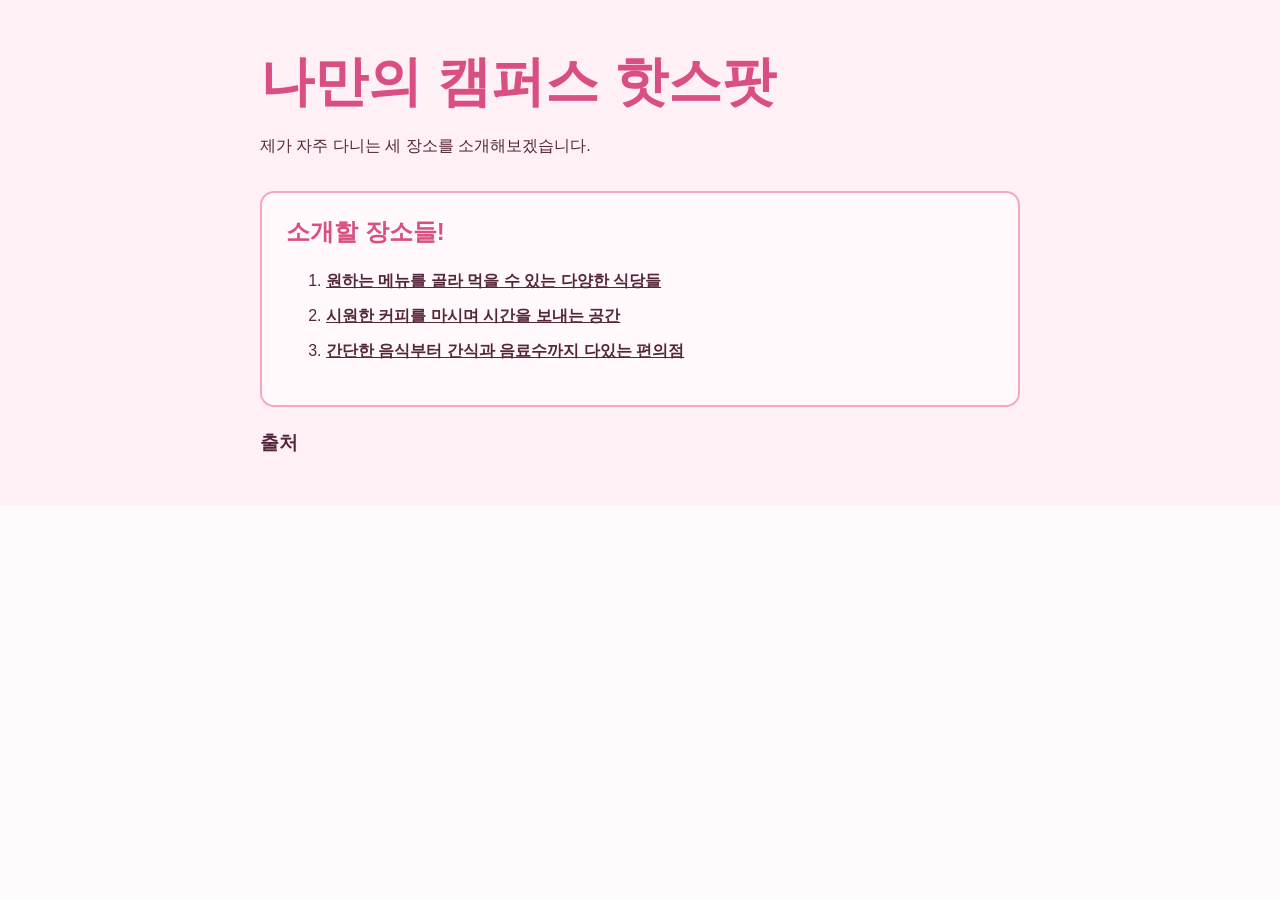
<file: index.html>
<!DOCTYPE html>
<html lang="en">
<head>
    <meta charset="UTF-8">
    <meta name="viewport" content="width=device-width, initial-scale=1.0">
    <title>Campus Hotspots</title>
        <link rel="stylesheet" href="styles.css?v=2">
</head>
<body class="page-home">
    <div class="page">
        <header>
            <h1>나만의 캠퍼스 핫스팟</h1>
            <p>제가 자주 다니는 세 장소를 소개해보겠습니다.</p>
        </header>

        <main>
            <section class="panel">
                <h2>소개할 장소들!</h2>
                <ol>
                    <li><a href="foodcourt.html">원하는 메뉴를 골라 먹을 수 있는 다양한 식당들</a></li>
                    <li><a href="cafe.html">시원한 커피를 마시며 시간을 보내는 공간</a></li>
                    <li><a href="shelter.html">간단한 음식부터 간식과 음료수까지 다있는 편의점</a></li>
                </ol>
            </section>

            <h3>출처</h3>
        </main>
    </div>
</body>
</html>
</file>
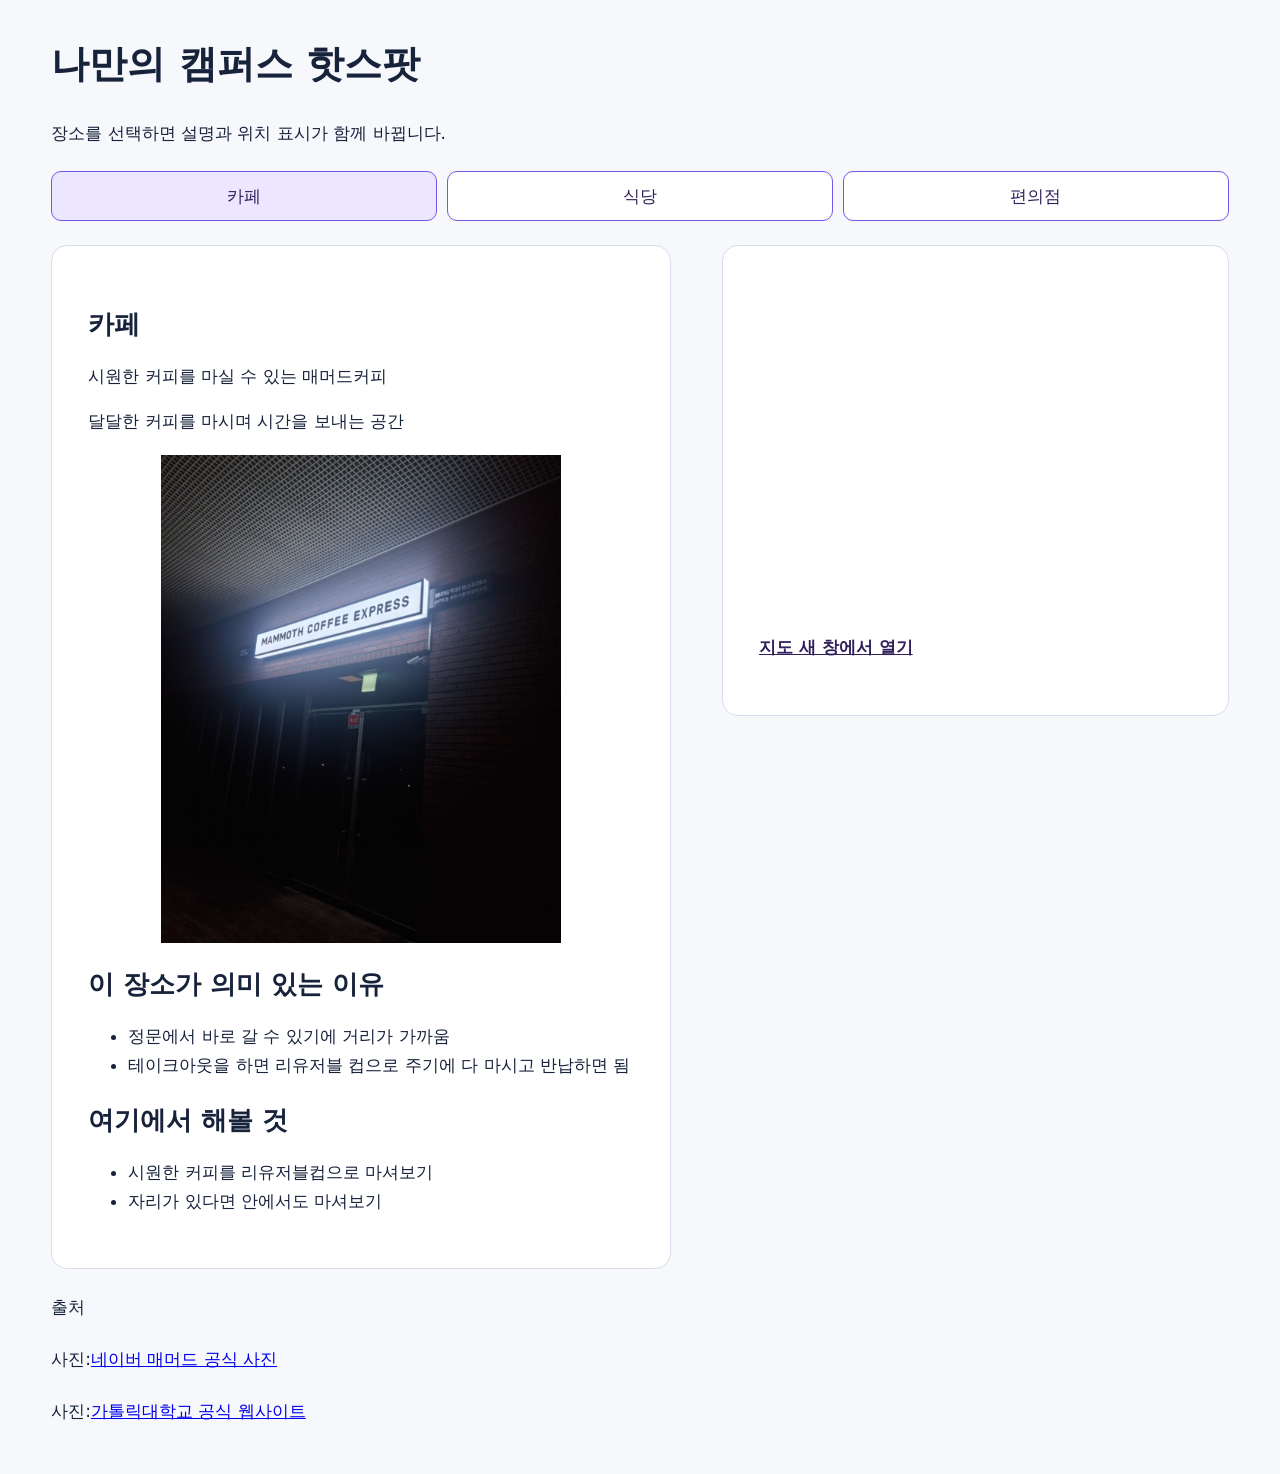
<file: week4/index.html>
<!doctype html>
<html lang="ko">
<head>
  <meta charset="utf-8">
  <meta name="viewport" content="width=device-width, initial-scale=1">
  <title>Campus Hotspots week4</title>
  <link rel="stylesheet" href="styles.css">
</head>
<body class="week4-page">
<h1>나만의 캠퍼스 핫스팟</h1>
<p>장소를 선택하면 설명과 위치 표시가 함께 바뀝니다.</p>
<nav id="buttons" aria-label="장소 선택"></nav>
<main class="content-layout">
<div class="place-content">
<section id="cafe" class="place">
<h2>카페</h2><p>시원한 커피를 마실 수 있는 매머드커피</p>
<p>달달한 커피를 마시며 시간을 보내는 공간</p>
<img src="images/cafe.jpeg" alt="햇빛이 들어오는 중앙도서관 창가 좌석" width="400" height="400">
<h2>이 장소가 의미 있는 이유</h2>
<ul>
<li>정문에서 바로 갈 수 있기에 거리가 가까움</li>
<li>테이크아웃을 하면 리유저블 컵으로 주기에 다 마시고 반납하면 됨</li>
</ul>

<h2>여기에서 해볼 것</h2>
<ul>
<li>시원한 커피를 리유저블컵으로 마셔보기</li>
<li>자리가 있다면 안에서도 마셔보기</li>
</ul>
</section>
<section id="foodcourt" class="place" hidden>
<h2>식당</h2><p>맛있는 음식을 먹을 수 있는 식당</p>
<img src="images/food.jpeg" alt="1층 식당에서 맛볼 수 있는 음식" width="400" height="400">
<p>다양한 메뉴가 있어서 내가 먹고 싶은 음식을 정할 수 있는 자유</p>
<h2>이 장소가 의미 있는 이유</h2>
<ul>
<li>매일 달라지는 메뉴로 지루함이 없이 먹을 수 있음</li>
<li>그리고 1층과 2층에 따로 운영해서 원하지 않는 메뉴가 있으면 다른 것을 고를 수도 있음</li>
</ul>

<h2>여기에서 해볼 것</h2>
<ul>
<li>1층에서는 음료나 디저트도 나오기에 먹어보기</li>
<li>2층에서 먹을 경우 부족하다면 플러스메뉴도 시켜서 먹어보기</li>
</ul>
</section>
<section id="shelter" class="place" hidden>
<h2>편의점</h2><p>없는 게 없는 편의점</p>
<p>필요한 것이 있거나 간단하게 먹을 것을 살 수 있는 공간</p>
<img src="images/market.jpeg" alt="편의점" width="400" height="400">
<h2>이 장소가 의미 있는 이유</h2>
<p>학교 안에서 가장 빠르게 갈 수 있는 편의점이면서 바로 옆이 식당이라서 앉을 공간이 많음</p>

<h2>여기에서 해볼 것</h2>
<ul>
<li>먹고 싶은 간식 사먹어보기</li>
<li>도시락, 빵, 김밥 등으로 간단하게 끼니 해결하기</li>
</ul>
</section>
 </div>
 <aside class="map-panel" aria-label="선택한 장소 지도">
<iframe id="map" title="선택 장소 google 지도" width="600" height="320" referrerpolicy="strict-origin-when-cross-origin" allowfullscreen></iframe>
<p><a id="map-link" target="_blank" rel="noopener">지도 새 창에서 열기</a></p>
</aside>
</main>
<p>출처</p>
<p>사진:<a href="https://naver.me/xF2N6zIf">네이버 매머드 공식 사진</a></p>
<p>사진:<a href="https://www.catholic.ac.kr/ko/campuslife/restaurant.do">가톨릭대학교 공식 웹사이트</a></p>
<script src="app.js" defer></script>
</body>
</html>
</file>
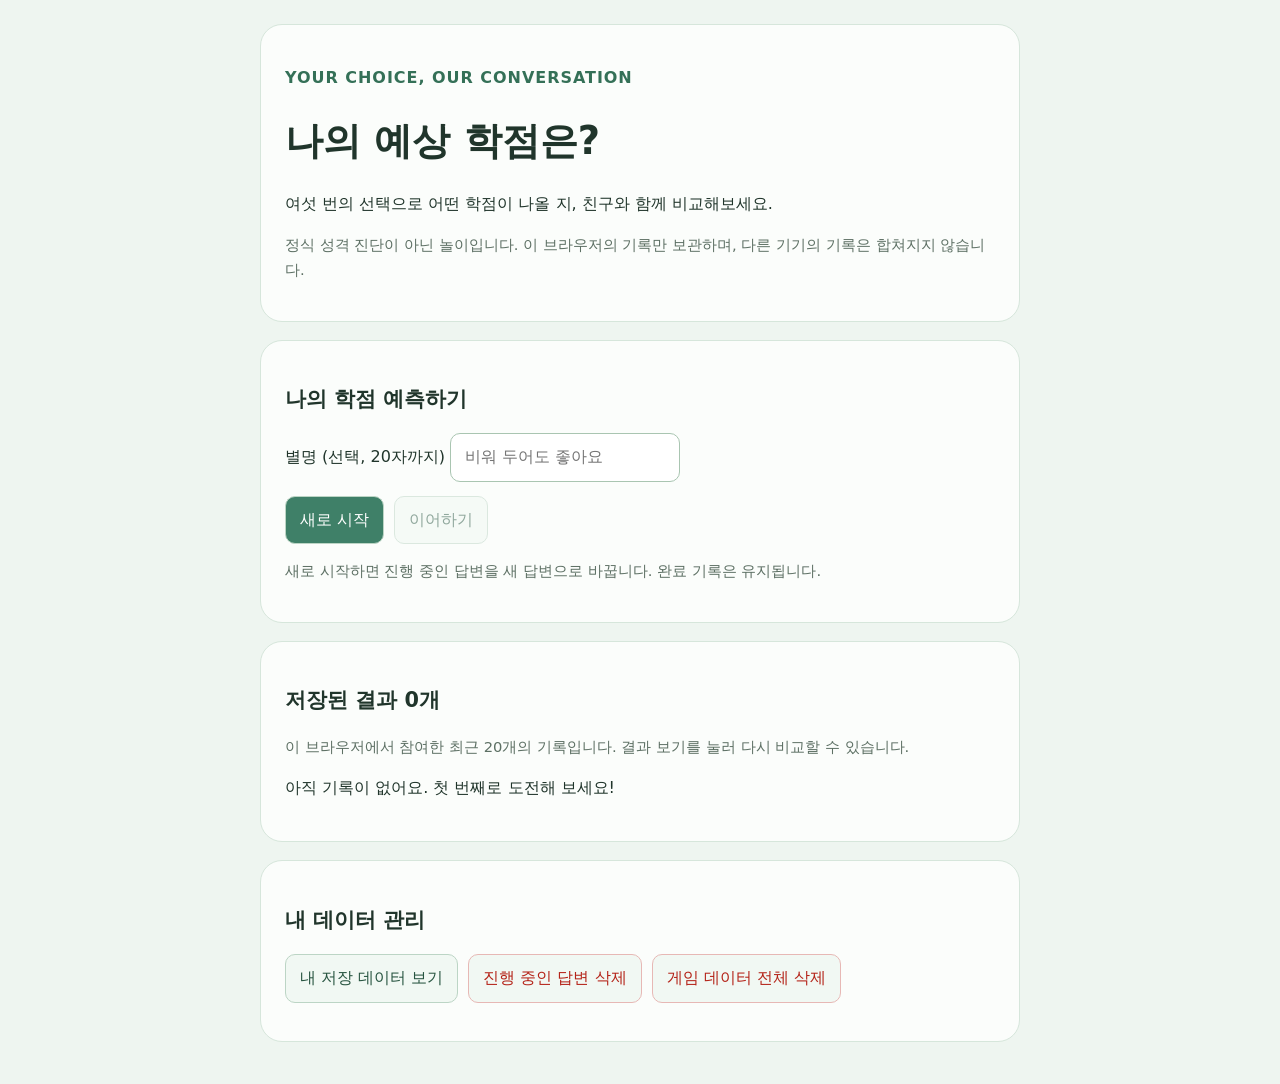
<file: week5/index.html>
<!doctype html>
<html lang="ko">
<head>
<meta charset="utf-8">
<meta name="viewport" content="width=device-width, initial-scale=1">
<title>나의 학점은? - 학점 예측 시스템</title>
<style>
/* 바꿔 보기 1: 색상, 제목, 카드 모양 */
:root { color-scheme: light; --accent: #3f8068; }
* { box-sizing: border-box; }
body { margin: 0; padding: 24px; background: #eef5f0; color: #20352b; font-family: system-ui, sans-serif; line-height: 1.65; }
main { max-width: 760px; margin: auto; }
section, header { padding: 24px; margin-bottom: 18px; background: #fbfdfb; border: 1px solid #d6e6db; border-radius: 22px; }
h1 { font-size: clamp(1.6rem, 5vw, 2.4rem); line-height: 1.25; }
h2 { font-size: 1.3rem; }
.eyebrow { color: #347057; font-weight: 750; letter-spacing: .06em; }
button, input, select { font: inherit; border-radius: 10px; padding: 10px 14px; max-width: 100%; }
button { border: 1px solid #bcd5c5; background: #f1f8f3; color: #285541; cursor: pointer; }
button.primary { background: var(--accent); color: white; }
button.danger { border-color: #e7b8b5; color: #b42318; }
button:disabled { opacity: .5; cursor: default; }
button:focus-visible, input:focus-visible, select:focus-visible { outline: 3px solid #b76a00; outline-offset: 3px; }
input, select { border: 1px solid #a9c5b1; background: white; color: #20352b; }
.actions { display: flex; gap: 10px; flex-wrap: wrap; margin: 14px 0; }
.choices { display: grid; grid-template-columns: 1fr 1fr; gap: 12px; margin: 18px 0; }
.choices button { min-height: 88px; }
.choices button[aria-pressed="true"] { background: #3f8068; color: white; border: 3px solid #285541; }
progress { width: 100%; accent-color: var(--accent); }
.notice { padding: 12px; border-radius: 10px; background: #fff3d6; }
.muted { color: #5d7064; font-size: .92rem; }
.record { padding: 16px 0; border-bottom: 1px solid #d5e2d9; overflow-wrap: anywhere; }
.record p { margin: 5px 0; }
[hidden] { display: none !important; }
@media (max-width: 480px) { body { padding: 12px; } section, header { padding: 18px; } .choices { grid-template-columns: 1fr; } }
</style>
</head>
<body>
<main>
<header>
  <p class="eyebrow">YOUR CHOICE, OUR CONVERSATION</p>
  <h1>나의 예상 학점은?</h1>
  <p>여섯 번의 선택으로 어떤 학점이 나올 지, 친구와 함께 비교해보세요.</p>
  <p class="muted">정식 성격 진단이 아닌 놀이입니다. 이 브라우저의 기록만 보관하며, 다른 기기의 기록은 합쳐지지 않습니다.</p>
</header>
<p id="notice" class="notice" role="status" hidden></p>
<section id="home">
  <h2>나의 학점 예측하기</h2>
  <label for="nickname">별명 (선택, 20자까지)</label>
  <input id="nickname" maxlength="20" placeholder="비워 두어도 좋아요">
  <div class="actions">
    <button id="start" class="primary">새로 시작</button>
    <button id="resume" disabled>이어하기</button>
  </div>
  <p class="muted">새로 시작하면 진행 중인 답변을 새 답변으로 바꿉니다. 완료 기록은 유지됩니다.</p>
</section>
<section id="quiz" hidden aria-labelledby="question">
  <p id="step" class="eyebrow"></p>
  <progress id="progress" max="6" value="0" aria-label="답한 문항 수"></progress>
  <h2 id="question" tabindex="-1"></h2>
  <div id="choices" class="choices"></div>
  <div class="actions">
    <button id="previous">이전</button>
    <button id="next" class="primary" disabled>다음</button>
  </div>
</section>
<section id="result" hidden>
  <p class="eyebrow">MY GRADE</p>
  <h2 id="result-title" tabindex="-1"></h2>
  <p id="result-description"></p>
  <p id="result-owner"></p>
  <ul id="result-answers"></ul>
  <label for="friend">이 기록과 비교할 친구</label>
  <select id="friend"><option value="">친구를 선택하세요</option></select>
  <div id="comparison" aria-live="polite"></div>
  <div class="actions"><button id="next-person" class="primary">다음 친구 도전</button></div>
</section>
<section>
  <h2 id="history-count">저장된 결과 0개</h2>
  <p class="muted">이 브라우저에서 참여한 최근 20개의 기록입니다. 결과 보기를 눌러 다시 비교할 수 있습니다.</p>
  <div id="history"></div>
</section>
<section>
  <h2>내 데이터 관리</h2>
  <div class="actions">
    <button id="inspect">내 저장 데이터 보기</button>
    <button id="delete-draft" class="danger">진행 중인 답변 삭제</button>
    <button id="delete-all" class="danger">게임 데이터 전체 삭제</button>
  </div>
  <div id="data-view" hidden>
    <h3>진행 중인 답변 · sessionStorage</h3><div id="draft-data"></div>
    <h3>완료 기록 · localStorage</h3><div id="history-data"></div>
  </div>
</section>
</main>
<script>
// 바꿔 보기 2: 질문과 결과. 질문 ID나 선택의 의미를 바꾸면 VERSION도 바꿉니다.
const VERSION = "campus-v1";
const QUESTIONS = [
  { id: "break", title: "출석 한번도 안빼먹고 강의를 다녔다.", choices: ["한번이라도 빼먹었다.", "한번도 안빼먹고 올출석"] },
  { id: "trip", title: "교수님의 강의를 듣는 방식은?", choices: ["몰래 폰하거나 졸았다.", "자세하게 들으면서 필기하였다."] },
  { id: "evening", title: "과제를 받았을 때는?", choices: ["대충하고 내거나 아예 안했다.", "성실히 과제를 제출하였다."] },
  { id: "food", title: "시험기간에는?", choices: ["시험공부보다는 게임이다.(증바람 줴줴이야~)", "시험분량까지 공부했다."] },
  { id: "weekend", title: "팀플 기간에는?", choices: ["몰래 편하게 무임승차를 한다.", "힘들지만 열심히 해본다."] },
  { id: "festival", title: "수업이 다 끝나고 집(기숙사)에서는?", choices: ["피곤하다 밥먹고 잠이나 자야겠다.", "귀찮아도 복습하거나 과제를 한다."] }
];
const RESULTS = {
  gradeF: { title: "F", description: "학교 다니기 싫으신가요?..." },
  gradeD: { title: "D0~D+", description: "자신의 과거를 돌아보며 성찰을 해봐야 할 것 같아요." },
  gradeC: { title: "C0~C+", description: "아쉬운 결과지만, 다음을 위해 노력해보세요." },
  gradeB: { title: "B0~B+", description: "힘들어도 열심히 한 당신. 좀 더 노력하면 A를 향해갈 수 있습니다." },
  gradeA: { title: "A0~A+", description: "성실하게 공부하는 당신. 당신의 노력이 학점을 만들어줍니다." }
};
// 바꿔 보기 3: 키 이름을 바꾸면 읽기·쓰기·삭제가 모두 같은 이름을 쓰게 합니다.
const DRAFT_KEY = "week5.balance.draft";
const HISTORY_KEY = "week5.balance.history";
const MAX_HISTORY = 20;
const $ = function (selector) { return document.querySelector(selector); };

// 저장을 못 하는 미리보기에서도 게임은 동작합니다. 영구 저장 성공으로 표시하지 않습니다.
const memory = { sessionStorage: {}, localStorage: {} };
const unsaved = { sessionStorage: new Set(), localStorage: new Set() };
function inform(message) {
  $("#notice").hidden = false;
  $("#notice").textContent = message;
}
function readJSON(area, key, fallback) {
  let raw;
  try {
    raw = window[area].getItem(key);
    // 읽기는 되지만 쓰기가 실패한 경우도 현재 실행의 변경 내용은 유지합니다.
    if (unsaved[area].has(key)) raw = memory[area][key] ?? null;
  } catch (error) {
    inform("저장소를 사용할 수 없어 이번 실행 중에만 기억합니다. 실제 저장·복원은 새 창 또는 배포 페이지에서 확인하세요.");
    raw = memory[area][key] ?? null;
  }
  if (raw === null) return fallback;
  try {
    return JSON.parse(raw);
  } catch (error) {
    inform("저장 데이터의 JSON 형식이 잘못되어 기본값으로 시작합니다.");
    return fallback;
  }
}
function writeJSON(area, key, value) {
  const raw = JSON.stringify(value);
  memory[area][key] = raw;
  try {
    window[area].setItem(key, raw);
    unsaved[area].delete(key);
  } catch (error) {
    unsaved[area].add(key);
    inform("저장하지 못했습니다. 지금 게임은 계속할 수 있지만 새로고침하면 변경 내용이 사라질 수 있습니다.");
  }
}
function removeKey(area, key) {
  delete memory[area][key];
  try {
    window[area].removeItem(key);
    unsaved[area].delete(key);
  } catch (error) {
    unsaved[area].add(key);
    inform("저장소에 접근할 수 없어 실제 삭제를 확인하지 못했습니다. 이번 실행의 화면은 초기화했습니다.");
  }
}
function resultType(answers) {
  // 첫 선택은 0점, 두 번째 선택은 1점. 정확히 절반이면 균형가입니다.
  let score = 0;
  for (const question of QUESTIONS) score += answers[question.id];
  if (score === 0) return "gradeF";
  if (score <= 1) return "gradeD";
  if (score <= QUESTIONS.length / 2) return "gradeC";
  if (score < QUESTIONS.length) return "gradeB";
  if (score === QUESTIONS.length) return "gradeA";
  return "calm";
}
function validAnswers(answers, complete) {
  if (!answers || typeof answers !== "object" || Array.isArray(answers)) return false;
  for (const id of Object.keys(answers)) {
    if (!QUESTIONS.some(function (q) { return q.id === id; })) return false;
    if (answers[id] !== 0 && answers[id] !== 1) return false;
  }
  return !complete || QUESTIONS.every(function (q) { return Object.hasOwn(answers, q.id); });
}
function validBase(value) {
  return value && typeof value === "object" && value.version === VERSION &&
    typeof value.id === "string" && value.id.length > 0 &&
    typeof value.nickname === "string" && value.nickname.length <= 20;
}
function loadDraft() {
  const value = readJSON("sessionStorage", DRAFT_KEY, null);
  if (value === null) return null;
  if (validBase(value) && validAnswers(value.answers, false) &&
      Number.isInteger(value.current) && value.current >= 0 && value.current < QUESTIONS.length) return value;
  inform("임시 답변의 형식 또는 질문 버전이 달라 새로 시작합니다.");
  removeKey("sessionStorage", DRAFT_KEY);
  return null;
}
function loadHistory() {
  const value = readJSON("localStorage", HISTORY_KEY, []);
  if (!Array.isArray(value)) {
    inform("완료 기록은 배열이어야 합니다. 빈 목록으로 복구합니다.");
    return [];
  }
  const valid = value.filter(function (record) {
    return validBase(record) && validAnswers(record.answers, true) &&
      typeof record.completedAt === "string" && Number.isFinite(Date.parse(record.completedAt)) &&
      Object.hasOwn(RESULTS, record.type);
  });
  if (valid.length !== value.length) inform("형식이 잘못되었거나 다른 질문 버전인 기록은 표시·비교에서 제외했습니다.");
  return valid.slice(-MAX_HISTORY);
}
let history = loadHistory();
let draft = loadDraft();
let selectedId = null;
// 완료 기록이 있으면 같은 참여의 임시 답변은 재제출하지 않습니다.
if (draft && history.some(function (record) { return record.id === draft.id; })) {
  draft = null;
  removeKey("sessionStorage", DRAFT_KEY);
}
function saveDraft() { writeJSON("sessionStorage", DRAFT_KEY, draft); }
function makeText(tag, text) {
  const element = document.createElement(tag);
  element.textContent = text;
  return element;
}
function action(label, callback) {
  const button = makeText("button", label);
  button.type = "button";
  if (label.includes("삭제")) button.className = "danger";
  button.addEventListener("click", callback);
  return button;
}
function answerSummary(record) {
  const list = document.createElement("ul");
  for (const question of QUESTIONS) {
    const choice = record.answers[question.id];
    const label = choice === undefined ? "아직 선택하지 않음" : question.choices[choice];
    list.append(makeText("li", question.title + " → " + label));
  }
  return list;
}
function goHome() {
  $("#home").hidden = false;
  $("#quiz").hidden = true;
  $("#result").hidden = true;
  selectedId = null;
  $("#comparison").replaceChildren();
  $("#friend").replaceChildren(makeText("option", "친구를 선택하세요"));
  $("#nickname").value = "";
  renderHistory();
}
function renderQuestion() {
  $("#home").hidden = true;
  $("#result").hidden = true;
  $("#quiz").hidden = false;
  const question = QUESTIONS[draft.current];
  $("#step").textContent = (draft.current + 1) + " / " + QUESTIONS.length;
  $("#progress").max = QUESTIONS.length;
  $("#progress").value = Object.keys(draft.answers).length;
  $("#question").textContent = question.title;
  $("#choices").replaceChildren();
  question.choices.forEach(function (label, index) {
    const button = action(label, function () {
      draft.answers[question.id] = index;
      saveDraft();
      renderQuestion();
      $("#choices").children[index].focus();
      renderData();
    });
    button.setAttribute("aria-pressed", String(draft.answers[question.id] === index));
    $("#choices").append(button);
  });
  $("#previous").disabled = draft.current === 0;
  $("#next").disabled = draft.answers[question.id] === undefined;
  $("#next").textContent = draft.current === QUESTIONS.length - 1 ? "결과 완성" : "다음";
}
function finish() {
  if (!draft || !validAnswers(draft.answers, true)) return;
  // 다시 읽어서 다른 탭이 저장한 최근 기록도 반영합니다.
  history = loadHistory();
  const record = { id: draft.id, version: VERSION, nickname: draft.nickname,
    answers: { ...draft.answers }, type: resultType(draft.answers), completedAt: new Date().toISOString() };
  if (!history.some(function (item) { return item.id === record.id; })) {
    history.push(record);
    history = history.slice(-MAX_HISTORY);
    writeJSON("localStorage", HISTORY_KEY, history);
  }
  draft = null;
  removeKey("sessionStorage", DRAFT_KEY);
  renderHistory();
  showResult(record.id);
}
function showResult(id) {
  const record = history.find(function (item) { return item.id === id; });
  if (!record) { goHome(); return; }
  selectedId = id;
  $("#home").hidden = true;
  $("#quiz").hidden = true;
  $("#result").hidden = false;
  $("#result-title").textContent = RESULTS[record.type].title;
  $("#result-description").textContent = RESULTS[record.type].description;
  $("#result-owner").textContent = record.nickname + "의 선택 · " + new Date(record.completedAt).toLocaleString("ko-KR");
  $("#result-answers").replaceChildren(...answerSummary(record).children);
  $("#friend").replaceChildren();
  const empty = makeText("option", "친구를 선택하세요");
  empty.value = "";
  $("#friend").append(empty);
  for (const friend of history) {
    if (friend.id === id) continue;
    const option = makeText("option", friend.nickname + " · " + new Date(friend.completedAt).toLocaleTimeString("ko-KR"));
    option.value = friend.id;
    $("#friend").append(option);
  }
  $("#comparison").replaceChildren();
  $("#result-title").focus();
}
function renderData() {
  if ($("#data-view").hidden) return;
  const draftBox = $("#draft-data");
  draftBox.replaceChildren();
  if (!draft) draftBox.append(makeText("p", "진행 중인 답변이 없습니다."));
  else {
    draftBox.append(makeText("p", draft.nickname + " · 현재 " + (draft.current + 1) + "번 문항"), answerSummary(draft));
  }
  const box = $("#history-data");
  box.replaceChildren();
  if (history.length === 0) box.append(makeText("p", "완료 기록이 없습니다."));
  for (const record of history) {
    const card = makeText("div", "");
    card.className = "record";
    card.append(makeText("p", record.nickname + " · " + RESULTS[record.type].title + " · " +
      new Date(record.completedAt).toLocaleString("ko-KR")), answerSummary(record));
    card.append(action("이 기록 삭제", function () { deleteRecord(record.id); }));
    box.append(card);
  }
}
function renderHistory() {
  $("#history-count").textContent = "저장된 결과 " + history.length + "개";
  $("#resume").disabled = draft === null;
  const box = $("#history");
  box.replaceChildren();
  if (history.length === 0) box.append(makeText("p", "아직 기록이 없어요. 첫 번째로 도전해 보세요!"));
  for (const record of [...history].reverse()) {
    const card = makeText("div", "");
    card.className = "record";
    card.append(makeText("p", record.nickname + " · " + RESULTS[record.type].title));
    const buttons = makeText("div", "");
    buttons.className = "actions";
    buttons.append(action("결과 보기", function () { showResult(record.id); }),
      action("이 기록 삭제", function () { deleteRecord(record.id); }));
    card.append(buttons);
    box.append(card);
  }
  renderData();
}
function deleteRecord(id) {
  history = loadHistory().filter(function (record) { return record.id !== id; });
  writeJSON("localStorage", HISTORY_KEY, history);
  if (selectedId === id) goHome();
  else if (selectedId) showResult(selectedId);
  renderHistory();
}
$("#start").addEventListener("click", function () {
  const nickname = $("#nickname").value.trim().slice(0, 20) || "참가자 " + (history.length + 1);
  draft = { id: crypto.randomUUID(), version: VERSION, nickname: nickname, current: 0, answers: {} };
  saveDraft();
  renderHistory();
  renderQuestion();
  $("#question").focus();
});
$("#resume").addEventListener("click", function () { if (draft) renderQuestion(); });
$("#previous").addEventListener("click", function () {
  if (!draft || draft.current === 0) return;
  draft.current -= 1; saveDraft(); renderQuestion(); renderData(); $("#question").focus();
});
$("#next").addEventListener("click", function () {
  if (!draft || draft.answers[QUESTIONS[draft.current].id] === undefined) return;
  if (draft.current === QUESTIONS.length - 1) { finish(); return; }
  draft.current += 1; saveDraft(); renderQuestion(); renderData(); $("#question").focus();
});
$("#friend").addEventListener("change", function () {
  const me = history.find(function (record) { return record.id === selectedId; });
  const friend = history.find(function (record) { return record.id === $("#friend").value; });
  const box = $("#comparison");
  box.replaceChildren();
  if (!me || !friend) return;
  let same = 0;
  const list = document.createElement("ul");
  for (const question of QUESTIONS) {
    const matches = me.answers[question.id] === friend.answers[question.id];
    if (matches) same += 1;
    list.append(makeText("li", (matches ? "같아요 · " : "달라요 · ") + question.title + " : " +
      question.choices[me.answers[question.id]] + " / " + question.choices[friend.answers[question.id]]));
  }
  box.append(makeText("p", QUESTIONS.length + "개 중 " + same + "개 일치"), list);
});
function deleteDraft() {
  draft = null;
  removeKey("sessionStorage", DRAFT_KEY);
  goHome();
}
$("#next-person").addEventListener("click", deleteDraft);
$("#delete-draft").addEventListener("click", deleteDraft);
$("#delete-all").addEventListener("click", function () {
  draft = null; history = [];
  removeKey("sessionStorage", DRAFT_KEY);
  removeKey("localStorage", HISTORY_KEY);
  goHome();
});
$("#inspect").addEventListener("click", function () {
  history = loadHistory(); draft = loadDraft();
  $("#data-view").hidden = false;
  if (selectedId) showResult(selectedId);
  else if (!$("#quiz").hidden) {
    if (draft) renderQuestion(); else goHome();
  }
  renderHistory();
});
renderHistory();
</script>
</body>
</html>
</file>
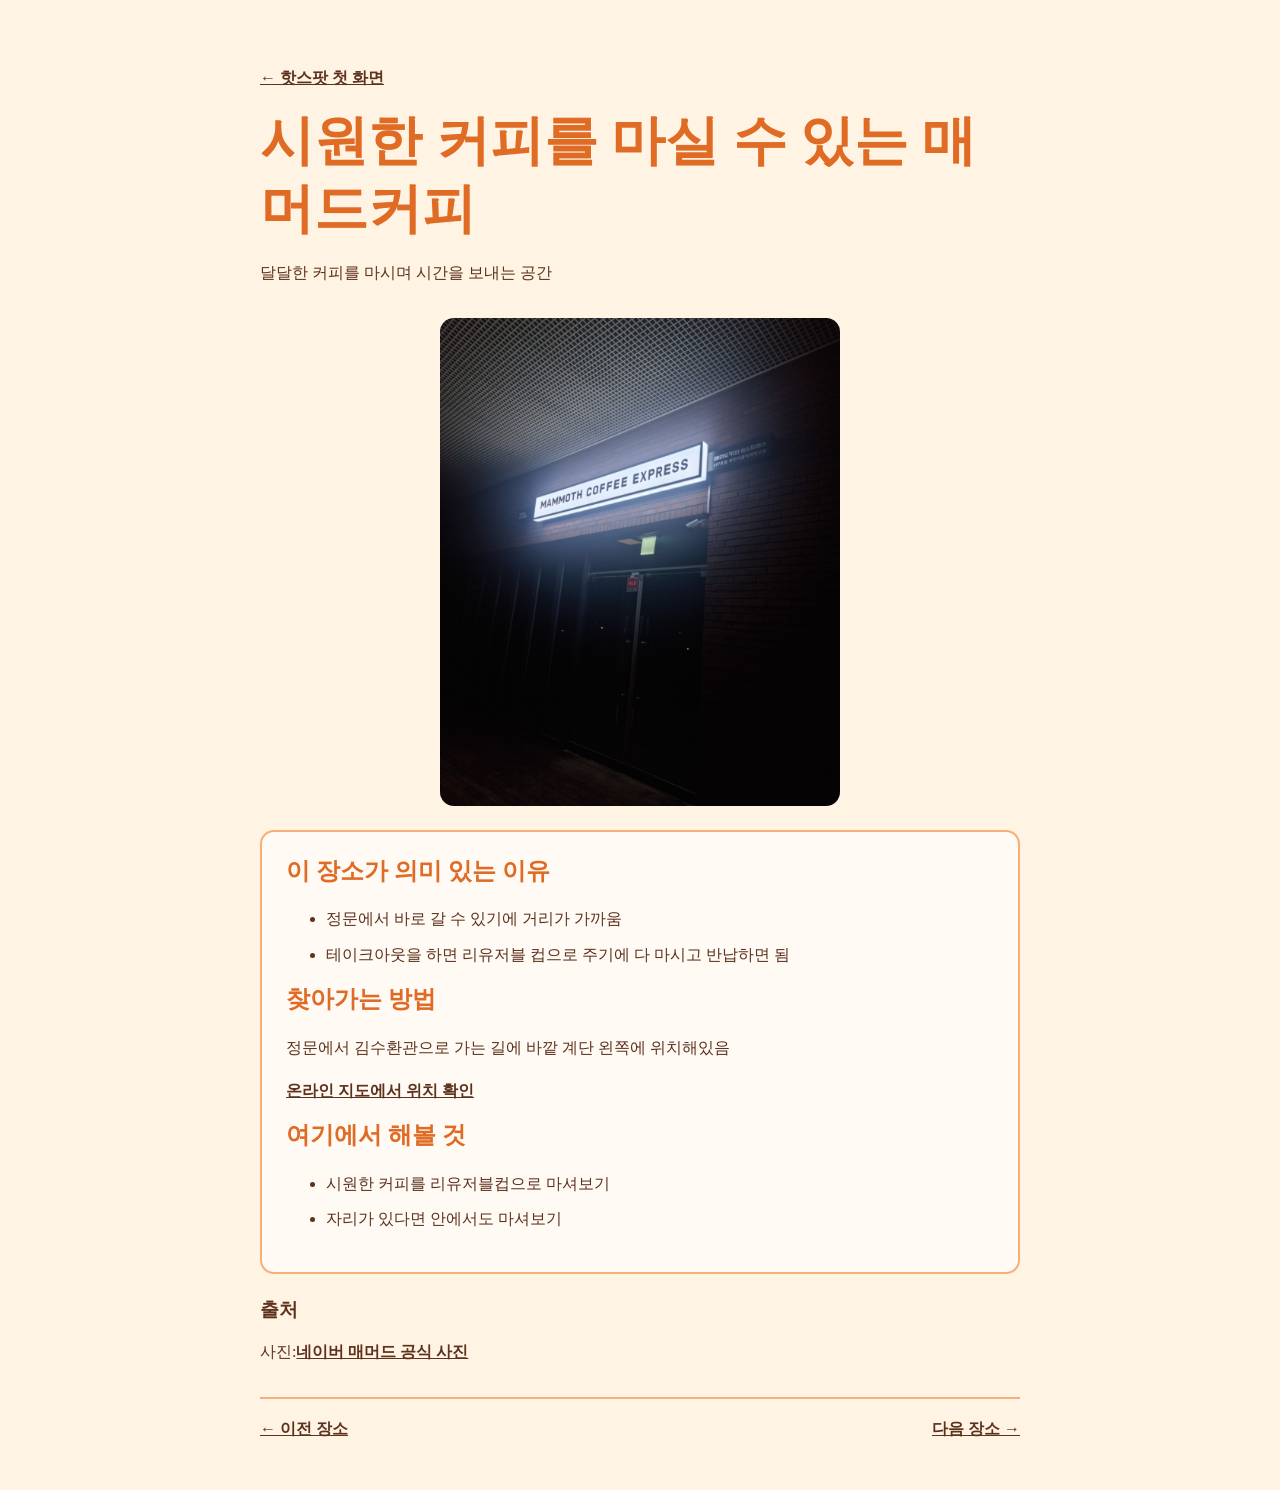
<file: cafe.html>
<!DOCTYPE html>
<html lang="en">
<head>
    <meta charset="UTF-8">
    <meta name="viewport" content="width=device-width, initial-scale=1.0">
    <title>Campus Hotspots - 카페</title>
    <link rel="stylesheet" href="styles.css?v=2">
</head>
<body class="page-cafe">
  <div class="page">
    <header>
      <p><a href="index.html">← 핫스팟 첫 화면</a></p>
      <h1>시원한 커피를 마실 수 있는 매머드커피</h1>
      <p>달달한 커피를 마시며 시간을 보내는 공간</p>
    </header>

    <main>
      <img src="images/cafe.jpeg" alt="햇빛이 들어오는 중앙도서관 창가 좌석" width="400" height="400">
      <section class="panel">
      <h2>이 장소가 의미 있는 이유</h2>
      <ul>
          <li>정문에서 바로 갈 수 있기에 거리가 가까움</li>
          <li>테이크아웃을 하면 리유저블 컵으로 주기에 다 마시고 반납하면 됨</li>
        </ul>

        <h2>찾아가는 방법</h2>
        <p>정문에서 김수환관으로 가는 길에 바깥 계단 왼쪽에 위치해있음</p>
        <p><a href="https://naver.me/F2Z99wOu">온라인 지도에서 위치 확인</a></p>

        <h2>여기에서 해볼 것</h2>
        <ul>
          <li>시원한 커피를 리유저블컵으로 마셔보기</li>
          <li>자리가 있다면 안에서도 마셔보기</li>
        </ul>
      </section>

      <h3>출처</h3>
      <p>사진:<a href="https://naver.me/xF2N6zIf">네이버 매머드 공식 사진</a></p>
    </main>

    <nav aria-label="장소 페이지 이동">
      <a href="foodcourt.html">← 이전 장소</a>
      <a href="shelter.html">다음 장소 →</a>
    </nav>
  </div>
</body>
</html>
</file>
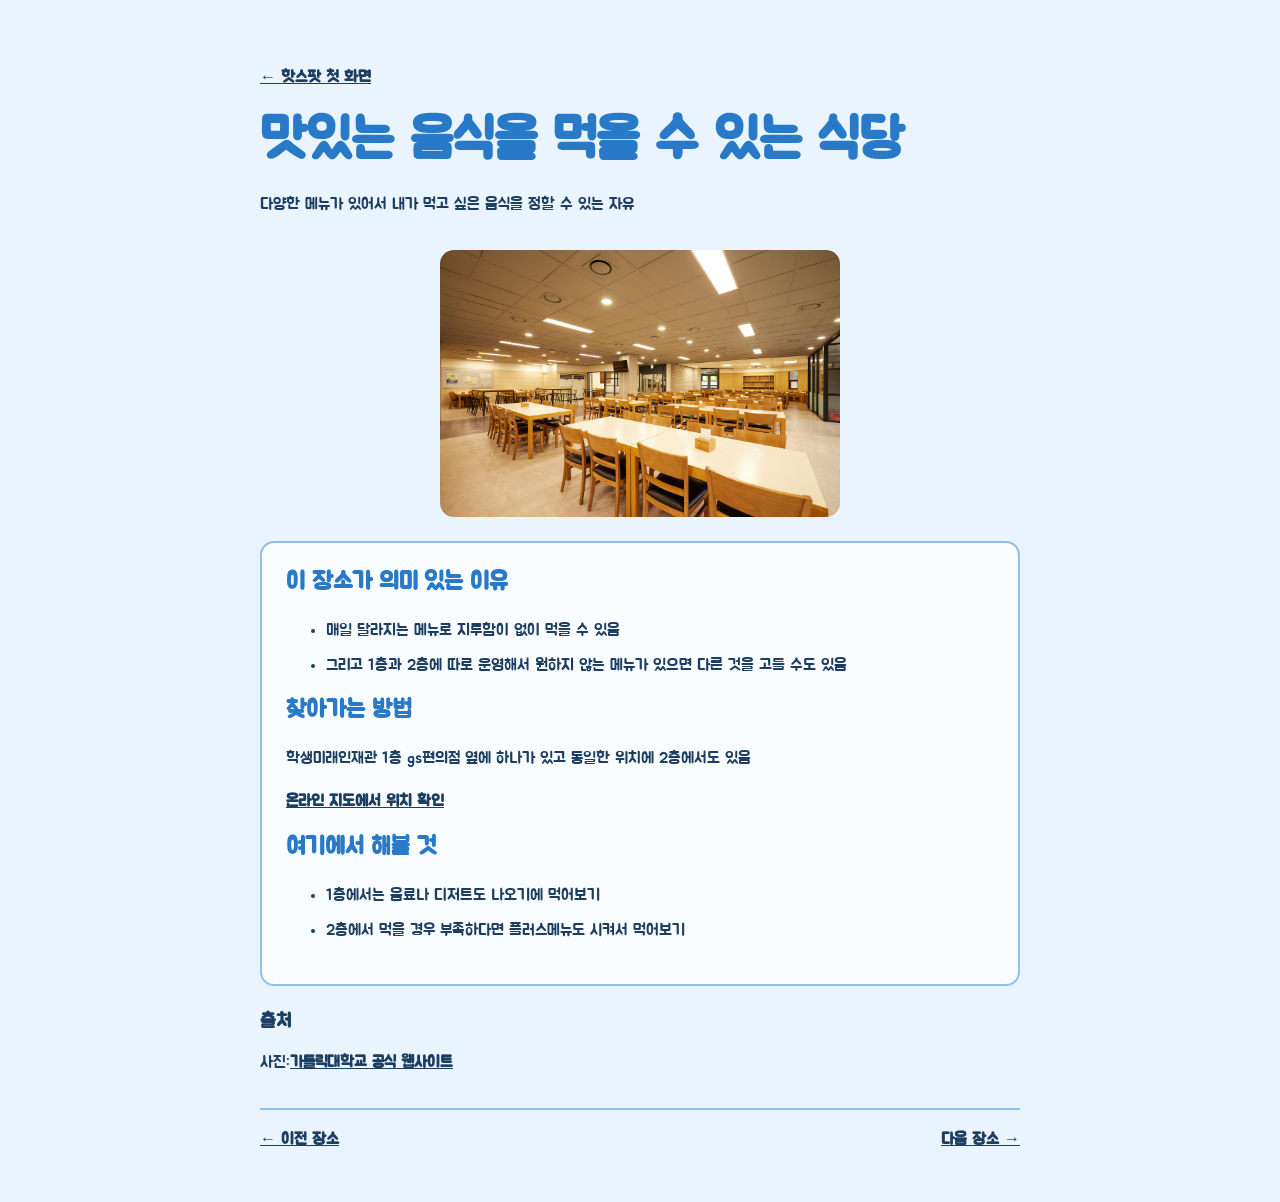
<file: foodcourt.html>
<!DOCTYPE html>
<html lang="en">
<head>
    <meta charset="UTF-8">
    <meta name="viewport" content="width=device-width, initial-scale=1.0">
    <title>Campus Hotspots - 식당</title>
    <link rel="stylesheet" href="styles.css?v=2">
</head>
<body class="page-foodcourt">
  <div class="page">
    <header>
      <p><a href="index.html">← 핫스팟 첫 화면</a></p>
      <h1>맛있는 음식을 먹을 수 있는 식당</h1>
      <p>다양한 메뉴가 있어서 내가 먹고 싶은 음식을 정할 수 있는 자유</p>
    </header>

    <main>
      <img src="images/food.jpeg" alt="1층 식당에서 맛볼 수 있는 음식" width="400" height="400">
      <section class="panel">

    <h2>이 장소가 의미 있는 이유</h2>
    <ul>
      <li>매일 달라지는 메뉴로 지루함이 없이 먹을 수 있음</li>
      <li>그리고 1층과 2층에 따로 운영해서 원하지 않는 메뉴가 있으면 다른 것을 고를 수도 있음</li>
    </ul>

    <h2>찾아가는 방법</h2>
    <p>학생미래인재관 1층 gs편의점 옆에 하나가 있고 동일한 위치에 2층에서도 있음</p>
    <p><a href="https://naver.me/5eUyglZo">온라인 지도에서 위치 확인</a></p>

        <h2>여기에서 해볼 것</h2>
        <ul>
          <li>1층에서는 음료나 디저트도 나오기에 먹어보기</li>
          <li>2층에서 먹을 경우 부족하다면 플러스메뉴도 시켜서 먹어보기</li>
        </ul>
      </section>

      <h3>출처</h3>
      <p>사진:<a href="https://www.catholic.ac.kr/ko/campuslife/restaurant.do">가톨릭대학교 공식 웹사이트</a></p>
    </main>

    <nav aria-label="장소 페이지 이동">
      <a href="shelter.html">← 이전 장소</a>
      <a href="cafe.html">다음 장소 →</a>
    </nav>
  </div>
</body>
</html>
</file>
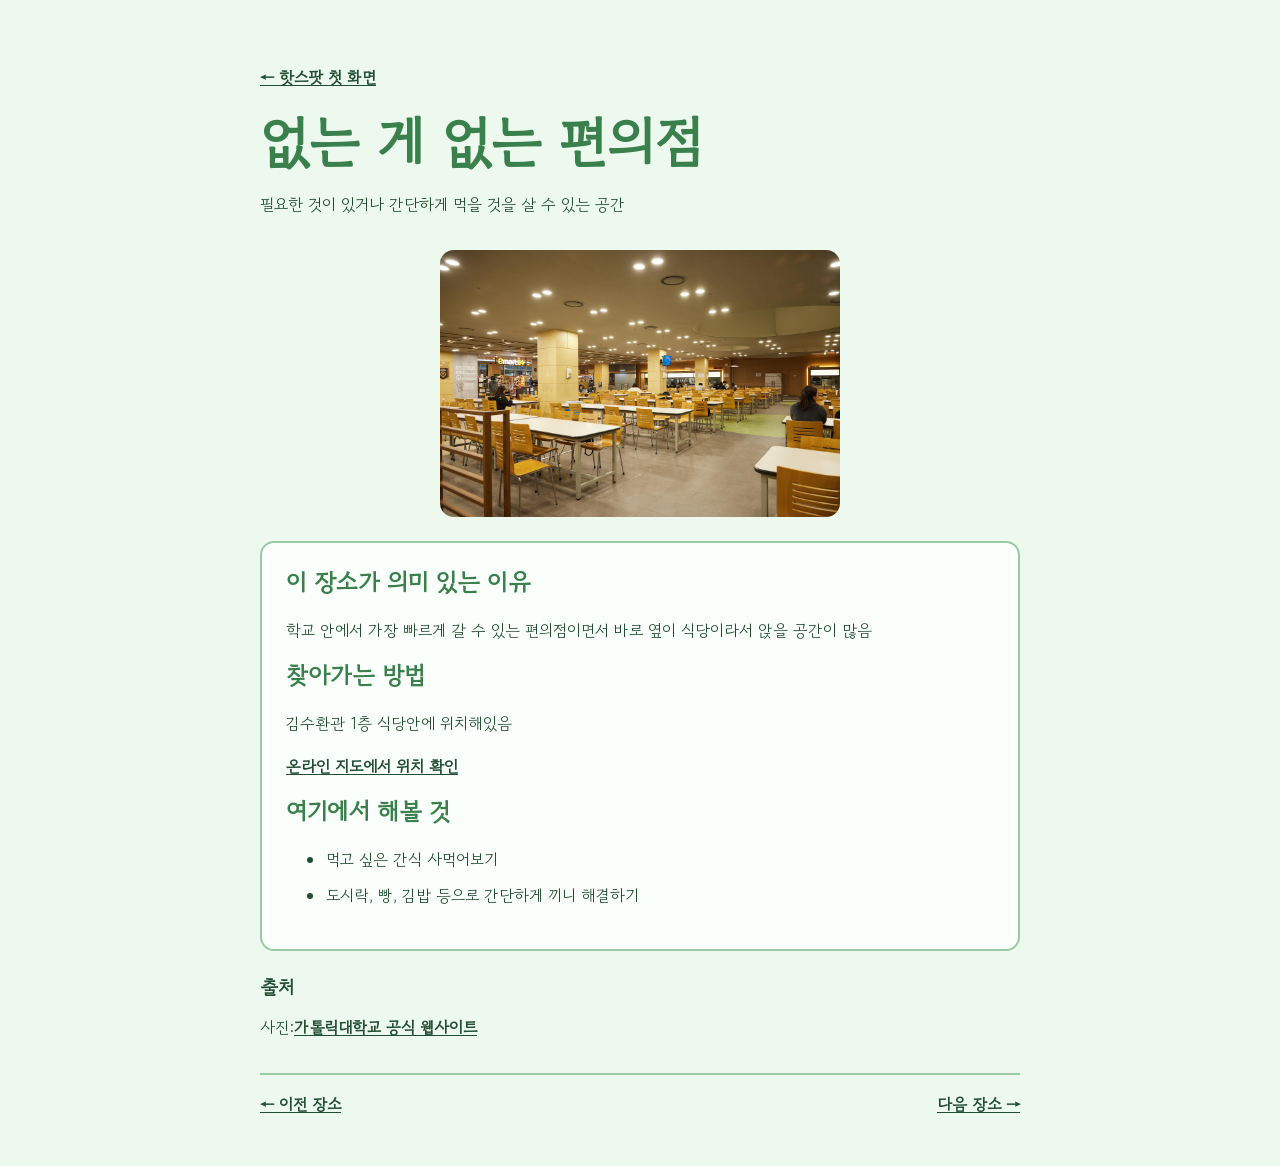
<file: shelter.html>
<!DOCTYPE html>
<html lang="en">
<head>
    <meta charset="UTF-8">
    <meta name="viewport" content="width=device-width, initial-scale=1.0">
    <title>Campus Hotspots - 쉼터</title>
    <link rel="stylesheet" href="styles.css?v=2">
</head>
<body class="page-shelter">
  <div class="page">
    <header>
      <p><a href="index.html">← 핫스팟 첫 화면</a></p>
      <h1>없는 게 없는 편의점</h1>
      <p>필요한 것이 있거나 간단하게 먹을 것을 살 수 있는 공간</p>
    </header>

    <main>
      <img src="images/market.jpeg" alt="편의점" width="400" height="400">
      <section class="panel">
        <h2>이 장소가 의미 있는 이유</h2>
        <p>학교 안에서 가장 빠르게 갈 수 있는 편의점이면서 바로 옆이 식당이라서 앉을 공간이 많음</p>

        <h2>찾아가는 방법</h2>
        <p>김수환관 1층 식당안에 위치해있음</p>
        <p><a href="https://naver.me/xTTf5Zxr">온라인 지도에서 위치 확인</a></p>

        <h2>여기에서 해볼 것</h2>
        <ul>
          <li>먹고 싶은 간식 사먹어보기</li>
          <li>도시락, 빵, 김밥 등으로 간단하게 끼니 해결하기</li>
        </ul>
      </section>

      <h3>출처</h3>
      <p>사진:<a href="https://www.catholic.ac.kr/ko/campuslife/restaurant.do">가톨릭대학교 공식 웹사이트</a></p>
    </main>

    <nav aria-label="장소 페이지 이동">
      <a href="cafe.html">← 이전 장소</a>
      <a href="foodcourt.html">다음 장소 →</a>
    </nav>
  </div>
</body>
</html>
</file>
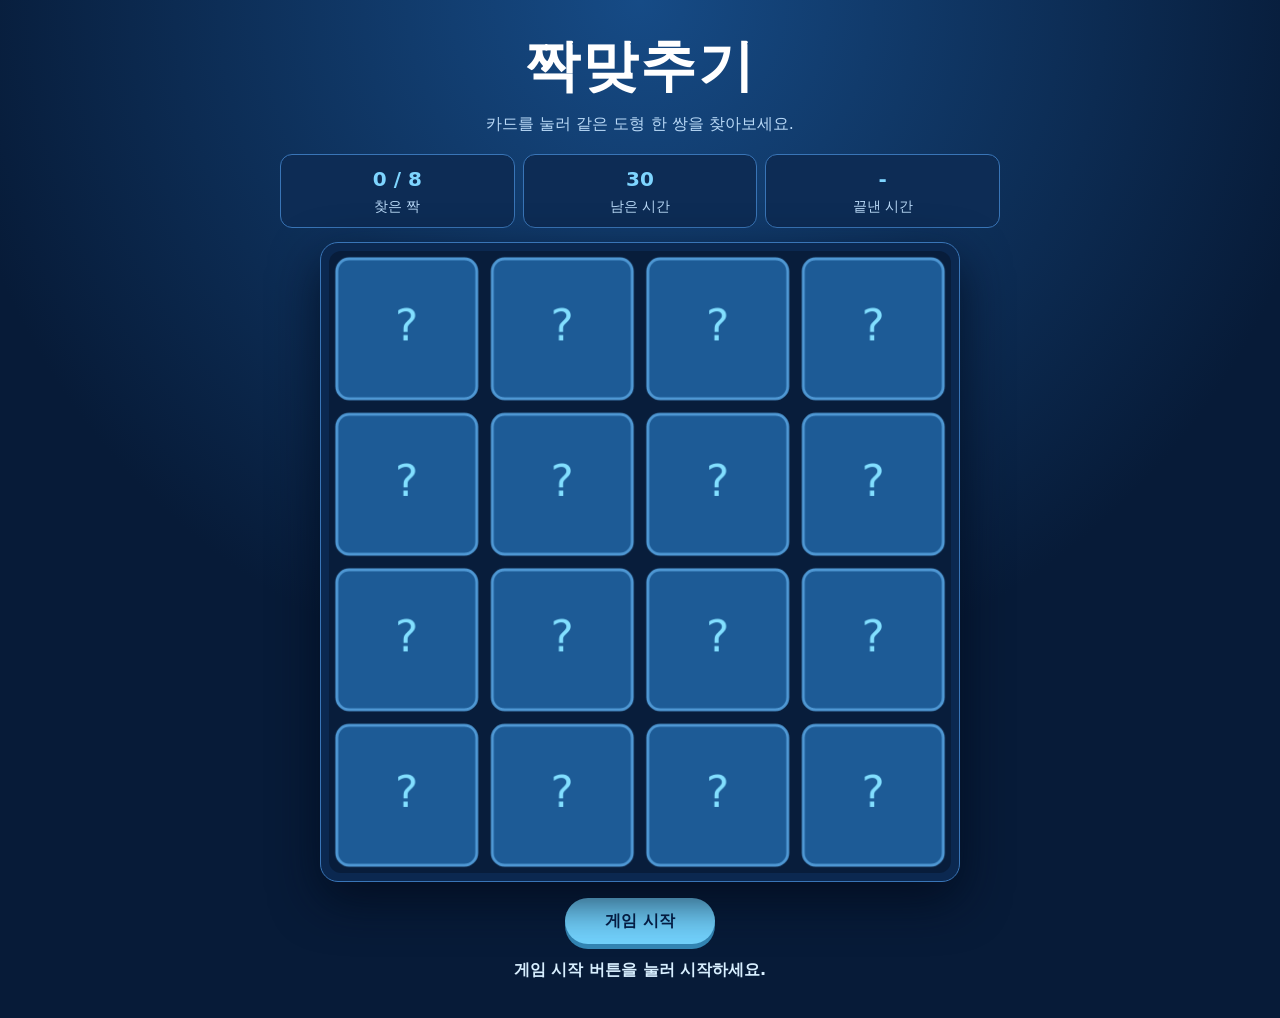
<file: week4/game.html>
<!doctype html>
<html lang="ko">
<head>
	<meta charset="utf-8">
	<meta name="viewport" content="width=device-width, initial-scale=1">
	<title>Campus Hotspots Game</title>
	<style>
		* { box-sizing: border-box; }

		:root {
			color: #e8f4ff;
			background: #071b38;
			font: 16px/1.5 system-ui, sans-serif;
		}

		body {
			min-height: 100vh;
			margin: 0;
			padding: 24px 14px 36px;
			background: radial-gradient(circle at 50% 0%, #164b86, #071b38 58%);
		}

		.game-page {
			width: min(100%, 720px);
			margin: 0 auto;
			text-align: center;
		}

		h1 {
			margin: 0;
			color: #ffffff;
			font-size: clamp(2rem, 8vw, 3.5rem);
			letter-spacing: 0.04em;
		}

		.intro { margin: 4px 0 18px; color: #b8d8f6; }

		.hud {
			display: grid;
			grid-template-columns: repeat(3, 1fr);
			gap: 8px;
			margin-bottom: 14px;
		}

		.stat {
			padding: 9px 6px;
			border: 1px solid #3975b7;
			border-radius: 12px;
			background: #0d2c55;
		}

		.stat strong {
			display: block;
			color: #7ed5ff;
			font-size: 1.25rem;
		}

		.stat span { color: #b8d8f6; font-size: 0.85rem; }

		.board-wrap {
			position: relative;
			width: min(100%, 640px);
			margin: 0 auto;
			padding: 8px;
			border: 1px solid #3975b7;
			border-radius: 18px;
			background: #0b2850;
			box-shadow: 0 18px 48px #020b1dcc;
		}

		canvas {
			display: block;
			width: 100%;
			height: auto;
			border-radius: 12px;
			touch-action: manipulation;
		}

		.controls { margin-top: 16px; }

		button {
			min-width: 150px;
			padding: 11px 20px;
			border: 0;
			border-radius: 999px;
			color: #06204a;
			background: #73d4ff;
			font: inherit;
			font-weight: 700;
			cursor: pointer;
			box-shadow: 0 5px 0 #3487b6;
		}

		button:hover { background: #a2e5ff; }
		button:active { transform: translateY(3px); box-shadow: 0 2px 0 #3487b6; }
		button:focus-visible { outline: 3px solid #ffffff; outline-offset: 3px; }

		#message {
			min-height: 1.5em;
			margin: 14px 0 0;
			color: #d8efff;
			font-weight: 600;
		}

		@media (max-width: 480px) {
			body { padding: 18px 8px 28px; }
			.hud { gap: 5px; }
			.stat { padding: 7px 3px; }
			.stat strong { font-size: 1.05rem; }
			.stat span { font-size: 0.75rem; }
		}
	</style>
</head>
<body>
	<main class="game-page">
		<h1>짝맞추기</h1>
		<p class="intro">카드를 눌러 같은 도형 한 쌍을 찾아보세요.</p>

		<section class="hud" aria-label="게임 정보">
			<div class="stat"><strong id="pairs">0 / 8</strong><span>찾은 짝</span></div>
			<div class="stat"><strong id="timer">30</strong><span>남은 시간</span></div>
			<div class="stat"><strong id="finished">-</strong><span>끝낸 시간</span></div>
		</section>

		<div class="board-wrap">
			<canvas id="game-canvas" width="640" height="640" aria-label="4 곱하기 4 짝맞추기 게임판"></canvas>
		</div>

		<div class="controls">
			<button id="start-button" type="button">게임 시작</button>
		</div>
		<p id="message" role="status">게임 시작 버튼을 눌러 시작하세요.</p>
	</main>
	<script src="game.js"></script>
</body>
</html>
</file>
<file: styles.css>
@import url("https://fonts.googleapis.com/css2?family=Gowun+Dodum&family=Jua&display=swap");

* {
  box-sizing: border-box;
}

:root {
  font-family: "Trebuchet MS", "Malgun Gothic", sans-serif;
  color: #302a33;
  background: #fffafc;
}

body {
  margin: 0;
  line-height: 1.7;
  background: var(--page-background, #fffafc);
  color: var(--page-foreground, #302a33);
}
.page {
  width: 92%;
  max-width: 760px;
  margin: 0 auto;
  padding: 3rem 0;
}
header {
  margin-bottom: 2rem;
}
h1,
h2,
h3 {
  line-height: 1.25;
}
h1 {
  margin: 0 0 0.75rem;
  font-size: clamp(2rem, 6vw, 3.4rem);
  color: var(--accent);
}
h2 {
  margin-top: 0;
  color: var(--accent);
}
h3 {
  margin-bottom: 0.25rem;
}
.panel {
  margin: 1.5rem 0;
  padding: 1.5rem;
  background: var(--panel-background);
  border: 2px solid var(--accent-soft);
  border-radius: 14px;
}
main > img {
  width: min(100%, 400px);
  margin: 0 auto 1.5rem;
  border-radius: 14px;
}
img {
  display: block;
  max-width: 100%;
  height: auto;
}
a {
  color: inherit;
  font-weight: 700;
}
li {
  margin: 0.5rem 0;
}
nav {
  display: flex;
  justify-content: space-between;
  gap: 1rem;
  margin-top: 2rem;
  padding-top: 1rem;
  border-top: 2px solid var(--accent-soft);
}
a:hover {
  text-decoration: underline;
}
a:focus-visible {
  outline: 3px solid var(--accent);
  outline-offset: 4px;
}

/* 페이지별 색상 분위기 */
.page-home {
  --page-background: #fff0f5;
  --page-foreground: #55263b;
  --accent: #d94f83;
  --accent-soft: #f3a8c4;
  --panel-background: #fff9fb;
  font-family: "Trebuchet MS", "Malgun Gothic", sans-serif;
}
.page-cafe {
  --page-background: #fff3e3;
  --page-foreground: #5d321d;
  --accent: #df6b24;
  --accent-soft: #f4b078;
  --panel-background: #fffaf4;
  font-family: Georgia, "Batang", "Malgun Gothic", serif;
}
.page-foodcourt {
  --page-background: #eaf4ff;
  --page-foreground: #1d3e60;
  --accent: #2879c7;
  --accent-soft: #8fc1ec;
  --panel-background: #f8fcff;
  font-family: "Jua", "Malgun Gothic", sans-serif;
}
.page-shelter {
  --page-background: #edf8ee;
  --page-foreground: #214d32;
  --accent: #39804c;
  --accent-soft: #9bcba5;
  --panel-background: #fbfffb;
  font-family: "Gowun Dodum", "Malgun Gothic", sans-serif;
}

/* 모바일에서 네 페이지 모두 적용 */
@media (max-width: 600px) {
  .page {
    width: 94%;
    padding: 1rem 0;
  }
  .panel {
    padding: 1rem;
    margin: 1rem 0;
  }
  .page h1 {
    font-size: 2rem;
  }
  nav {
    flex-direction: column;
    gap: 0.5rem;
  }
  nav a {
    padding: 0.65rem 0;
  }
}
</file>
<file: week4/styles.css>
* {
	box-sizing: border-box;
}

.week4-page {
	max-width: 1440px;
	margin: 0 auto;
	padding: 32px clamp(20px, 4vw, 64px);
	color: #17223b;
	background: #f7f8fc;
	font: 17px/1.65 system-ui, sans-serif;
}

.week4-page h1 {
	margin: 0;
	font-size: clamp(1.8rem, 3vw, 2.5rem);
}

.week4-page h2 {
	margin-top: 1.6rem;
	line-height: 1.3;
}

.week4-page button,
.week4-page a {
	font: inherit;
}

.week4-page button {
	padding: 10px 18px;
	border: 1px solid #7455e9;
	border-radius: 10px;
	color: #30205c;
	background: white;
	cursor: pointer;
}

.week4-page button:hover,
.week4-page button[aria-pressed="true"] {
	background: #ece6ff;
}

.week4-page button:focus-visible,
.week4-page a:focus-visible {
	outline: 3px solid #c56200;
	outline-offset: 3px;
}

.week4-page #buttons {
	display: flex;
	gap: 10px;
	margin: 24px 0;
}

.week4-page #buttons button {
	flex: 1 1 0;
}

.week4-page .content-layout {
	display: grid;
	grid-template-columns: minmax(0, 1.1fr) minmax(360px, 0.9fr);
	gap: clamp(24px, 4vw, 56px);
	align-items: start;
}

.week4-page .place-content,
.week4-page .map-panel {
	min-width: 0;
	padding: clamp(20px, 3vw, 36px);
	border: 1px solid #d8dceb;
	border-radius: 16px;
	background: white;
}

.week4-page .place-content img {
	display: block;
	width: min(100%, 400px);
	height: auto;
	margin: 20px auto;
	object-fit: contain;
}

.week4-page .map-panel {
	position: sticky;
	top: 24px;
}

.week4-page iframe {
	display: block;
	width: 100%;
	min-height: 320px;
	border: 0;
}

.week4-page .map-panel a {
	display: inline-block;
	margin-top: 14px;
	color: #30205c;
	font-weight: 700;
}

.week4-page a:hover {
	text-decoration: underline;
}

.week4-page > p {
	margin-top: 24px;
}

[hidden] {
	display: none !important;
}

.statistics-page {
	margin: 0;
	padding: 20px;
	color: #17223b;
	background: #f7f8fc;
	font: 16px/1.7 system-ui, sans-serif;
}

.statistics-page h1 {
	font-size: 1.5rem;
}

.statistics-page .tabs {
	display: flex;
	flex-wrap: wrap;
	gap: 8px;
	margin: 20px 0;
}

.statistics-page button {
	padding: 10px 16px;
	border: 1px solid #7455e9;
	border-radius: 10px;
	background: white;
	color: #30205c;
	font: inherit;
	cursor: pointer;
}

.statistics-page button[aria-pressed="true"] {
	background: #6544d7;
	color: white;
}

.statistics-page button:focus-visible {
	outline: 3px solid #c56200;
	outline-offset: 3px;
}

.statistics-page .chart-box {
	position: relative;
	height: 300px;
}

@media (max-width: 600px) {
	.statistics-page {
		padding: 12px;
	}

	.statistics-page .tabs button {
		flex: 1;
	}

	.statistics-page .chart-box {
		height: 320px;
	}
}


@media (max-width: 800px) {
	.week4-page {
		padding: 20px 14px;
	}

	.week4-page .content-layout {
		grid-template-columns: 1fr;
	}

	.week4-page .map-panel {
		position: static;
	}
}

@media (max-width: 600px) {
	.week4-page {
		font-size: 16px;
	}

	.week4-page #buttons {
		display: grid;
		grid-template-columns: 1fr;
	}

	.week4-page button {
		width: 100%;
	}

	.week4-page .place-content,
	.week4-page .map-panel {
		padding: 18px;
	}

	.week4-page iframe {
		min-height: 260px;
	}
}
</file>
